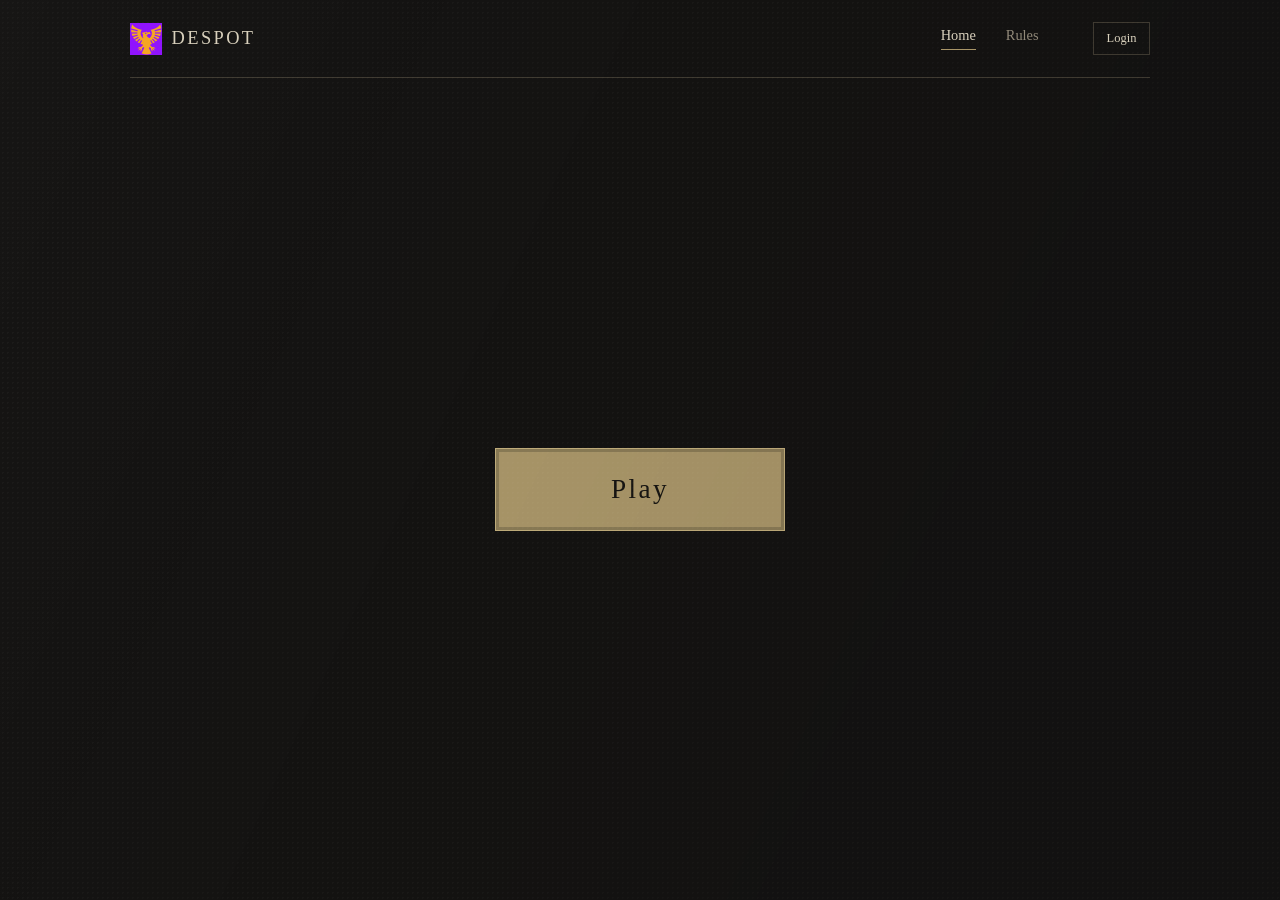
<file: index.html>
<!doctype html>
<html lang="en">
  <head>
    <meta charset="UTF-8" />
    <meta name="viewport" content="width=device-width, initial-scale=1.0" />
    <meta name="description" content="Despot, una demo web de videojuego." />
    <title>Despot | Demo</title>
    <link rel="preconnect" href="https://fonts.googleapis.com" />
    <link rel="preconnect" href="https://fonts.gstatic.com" crossorigin />
    <link
      href="https://fonts.googleapis.com/css2?family=IM+Fell+English:ital@0;1&family=IM+Fell+English+SC&family=UnifrakturCook:wght@700&display=swap"
      rel="stylesheet"
    />
    <link rel="stylesheet" href="styles.css" />
  </head>
  <body>
    <div class="site-shell">
      <header class="site-header">
        <a class="brand" href="index.html" aria-label="Despot, home">
          <img class="brand-logo" src="images/logo.png" alt="" />
          <span>DESPOT</span>
        </a>

        <nav class="main-nav" aria-label="Main navigation">
          <a class="nav-link is-active" href="index.html">Home</a>
          <a class="nav-link" href="rules.html">Rules</a>
        </nav>

        <div class="header-account">
          <span class="status-dot hidden" id="account-status" aria-hidden="true"></span>
          <span class="hidden" id="account-label"></span>
          <button class="button button-small button-outline" id="login-button" type="button">
            Login
          </button>
          <button class="button button-small button-outline hidden" id="logout-button" type="button">
            Logout
          </button>
        </div>
      </header>

      <main>
        <section class="page-view" id="home-page">
          <div class="hero-copy">
            <div class="hero-actions">
              <button class="button button-primary button-play" id="play-button" type="button">
                <span>Play</span>
              </button>
            </div>
          </div>

        </section>
        <section class="game-view hidden" id="role-page" aria-labelledby="role-title">
          <h1 id="role-title">Choose your role</h1>
          <div class="role-options">
            <button class="role-button" type="button" data-role="attack">Attack</button>
            <button class="role-button" type="button" data-role="defense">Defense</button>
          </div>
        </section>
        <section class="game-view hidden" id="allocation-page" aria-labelledby="allocation-title">
          <h1 class="allocation-title" id="allocation-title">Allocate your forces: <strong id="points-remaining">7</strong></h1>
          <div class="dice-board" id="dice-board"></div>
          <button class="button button-primary battle-button" id="battle-button" type="button">Battle</button>
        </section>
        <section class="game-view hidden" id="round-page" aria-labelledby="round-title">
          <div class="round-symbols hidden" id="round-symbols" aria-label="Rounds won"></div>
          <h1 id="round-title">Round 1</h1>
        </section>
        <section class="game-view hidden" id="battle-page" aria-labelledby="battle-result">
          <div class="battle-side opponent-side">
            <div class="battle-dice" id="opponent-dice"></div>
          </div>
          <div class="battle-result" id="battle-result"></div>
          <div class="resolution-slider hidden" id="resolution-slider">
            <button class="resolution-slider-button" id="previous-resolution" type="button" aria-label="Previous allocation">‹</button>
            <span id="resolution-stage">Initial allocation</span>
            <button class="resolution-slider-button" id="next-resolution" type="button" aria-label="Next allocation">›</button>
          </div>
          <div class="battle-side">
            <div class="battle-dice" id="player-dice"></div>
          </div>
          <button class="button button-primary next-round-button hidden" id="next-round-button" type="button">Next round</button>
        </section>
        <section class="game-view hidden" id="match-result-page">
          <div class="match-result" id="match-result"></div>
        </section>

      </main>
    </div>

    <div class="modal-backdrop hidden" id="login-modal" role="presentation">
      <section class="login-modal" role="dialog" aria-modal="true" aria-label="Login">
        <button class="modal-close" id="modal-close" type="button" aria-label="Close login">×</button>
        <form id="login-form">
          <input id="username" name="username" type="text" placeholder="Username" autocomplete="username" maxlength="24" required />
          <p class="form-error hidden" id="form-error">Enter a valid username.</p>
          <button class="button button-primary submit-button" type="submit">Login</button>
        </form>
      </section>
    </div>

    <div class="toast hidden" id="toast" role="status"></div>
    <script src="script.js?v=10"></script>
  </body>
</html>
</file>
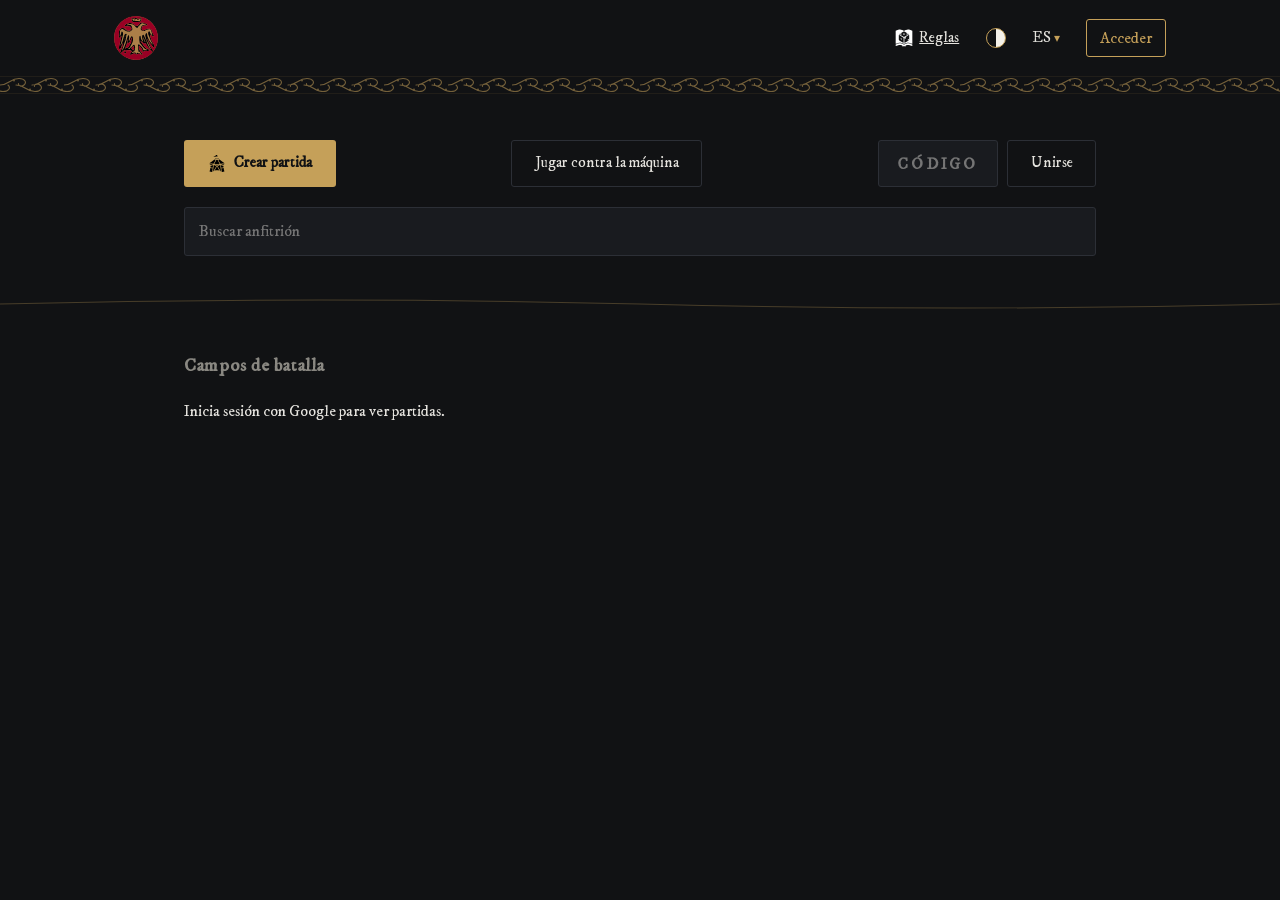
<file: pb_public/index.html>
<!DOCTYPE html>
<html lang="es" data-theme="dark">

<head>
    <meta charset="UTF-8">
    <meta name="viewport" content="width=device-width, initial-scale=1.0">
    <title>Despot</title>
    <link rel="icon" href="assets/icon/favicon.svg" type="image/svg+xml">
    <link rel="stylesheet" href="styles.css?v=13">
    <script src="pocketbase.umd.js"></script>
    <script src="auth.js?v=10" defer></script>
    <script src="game-engine.js" defer></script>
    <script src="app.js?v=18" defer></script>
</head>

<body>
    <a class="skip-link" href="#main-stage" data-i18n="skip">Saltar al contenido</a>

    <!-- comarca -->
    <header class="site-header">
        <button id="btn-home" class="logo-slot" title="Inicio" aria-label="Inicio" data-i18n-title="home" data-i18n-aria="home">
            <img src="assets/icon/logo.svg" alt="Despot">
        </button>

        <nav class="header-nav">
            <a class="nav-link nav-icon-link" href="rules.html"><img src="assets/icon/rules.svg" alt=""><span data-i18n="rules">Reglas</span></a>
            <button id="btn-theme" class="theme-btn" title="Cambiar tema" aria-label="Cambiar tema" data-i18n-title="theme" data-i18n-aria="theme"></button>
            <div class="lang-dropdown">
                <button id="btn-lang" class="nav-link lang-btn" type="button" aria-expanded="false"
                    title="Idioma" data-i18n-title="language" data-i18n-aria="language">ES</button>
                <ul id="lang-menu" class="lang-menu" hidden>
                    <li><button type="button" data-lang="ES">ES</button></li>
                    <li><button type="button" data-lang="EN">EN</button></li>
                    <li><button type="button" data-lang="IT">IT</button></li>
                </ul>
            </div>
            <div class="auth-dropdown">
                <button id="btn-auth" class="profile-button" type="button" title="Perfil" data-i18n="login">Acceder</button>
                <ul id="auth-menu" class="lang-menu auth-menu" hidden>
                    <li><a href="profile.html"><img src="assets/icon/profile.svg" alt=""><span data-i18n="profile">Perfil</span></a></li>
                    <li><button id="btn-logout" type="button"><img src="assets/icon/logout.svg" alt=""><span data-i18n="logout">Cerrar sesión</span></button></li>
                </ul>
            </div>
        </nav>
    </header>

    <!-- ricneau -->
    <svg class="rinceau-divider" width="100%" height="18" xmlns="http://www.w3.org/2000/svg" aria-hidden="true">
        <defs>
            <pattern id="gold-rinceau" x="0" y="0" width="64" height="18" patternUnits="userSpaceOnUse">
                <path d="M 0 9 C 9 9, 10 2.5, 19 2.5 C 25 2.5, 27 6.5, 24 9 C 21.5 11, 18 10, 18.5 7.5
                         M 16 9 C 25 9, 26 15.5, 35 15.5 C 41 15.5, 43 11.5, 40 9 C 37.5 7, 34 8, 34.5 10.5
                         M 32 9 C 41 9, 42 2.5, 51 2.5 C 57 2.5, 59 6.5, 56 9 C 53.5 11, 50 10, 50.5 7.5
                         M 48 9 C 57 9, 58 15.5, 67 15.5
                         M -16 9 C -7 9, -6 15.5, 3 15.5 C 9 15.5, 11 11.5, 8 9"
                    fill="none" stroke="currentColor" stroke-width="1.1" stroke-linecap="round"/>
                <circle cx="14" cy="4.5" r="0.9" fill="currentColor"/>
                <circle cx="30" cy="13.5" r="0.9" fill="currentColor"/>
                <circle cx="46" cy="4.5" r="0.9" fill="currentColor"/>
                <circle cx="62" cy="13.5" r="0.9" fill="currentColor"/>
            </pattern>
        </defs>
        <line x1="0" y1="0.5" x2="100%" y2="0.5" stroke="currentColor" stroke-opacity="0.22" stroke-width="0.75"/>
        <rect x="0" y="0" width="100%" height="18" fill="url(#gold-rinceau)"/>
        <line x1="0" y1="17.5" x2="100%" y2="17.5" stroke="currentColor" stroke-opacity="0.22" stroke-width="0.75"/>
    </svg>

    <!-- contenido -->
    <main id="main-stage" class="main-stage" tabindex="-1">

        <!-- lobbies aipac -->
        <section id="view-lobby" class="view active">
            <div class="lobby-actions">
                <button id="btn-create-match" class="btn-solid icon-button"><img src="assets/icon/lobby.svg" alt=""><span data-i18n="createMatch">Crear partida</span></button>
                <button id="btn-play-bot" class="btn-outline" type="button" data-i18n="playBot">Jugar contra la máquina</button>
                <div class="join-box">
                    <input type="text" id="input-room-code" maxlength="4" placeholder="CÓDIGO" data-i18n-placeholder="code" aria-label="Código de sala" data-i18n-aria="roomCode" autocomplete="off">
                    <button id="btn-join-match" class="btn-outline" data-i18n="joinMatch">Unirse</button>
                </div>
            </div>

            <div class="match-filters">
                <input type="search" id="match-search" placeholder="Buscar anfitrión" data-i18n-placeholder="searchHost" aria-label="Buscar anfitrión" data-i18n-aria="searchHost">
            </div>

            <div class="rinceau-divider subtle" aria-hidden="true">
                <svg viewBox="0 0 600 24" preserveAspectRatio="none">
                    <path d="M0,12 Q150,4 300,12 T600,12" fill="none" stroke="currentColor" stroke-width="1" />
                </svg>
            </div>

            <div class="open-matches-block">
                <h2 data-i18n="openRooms">Campos de batalla</h2>
                <ul id="matches-list" class="matches-list">
                    <li class="empty-msg">Buscando partidas disponibles...</li>
                </ul>
            </div>
        </section>

        <!-- tablas -->
        <section id="view-board" class="view">
            <!-- arbitro -->
            <div class="match-hud">
                <div class="score-pill">
                    <span data-i18n="attacker">Atacante</span>
                    <strong id="hud-att-score">0</strong>
                </div>
                <div class="round-center">
                    <span id="hud-room-code" class="room-tag">----</span>
                    <span id="hud-round-label">Ronda 1</span>
                    <div id="hud-timer" class="timer-display" role="status" aria-live="off">30s</div>
                </div>
                <div class="score-pill">
                    <span data-i18n="defender">Defensor</span>
                    <strong id="hud-def-score">0</strong>
                </div>
            </div>

            <!-- espera rival -->
            <div id="stage-waiting" class="board-substage hidden">
                <button id="btn-close-match" class="btn-outline close-match-button" type="button" data-i18n="closeMatch">Cerrar partida</button>
                <p><span data-i18n="shareCode">Comparte el código de sala:</span> <strong id="wait-code-display">----</strong></p>
                <div id="waiting-players" class="waiting-players"></div>
                <p id="waiting-message" class="muted" data-i18n="waitingOpponent">Esperando oponente...</p>
                <button id="btn-start-match" class="btn-solid hidden" type="button" data-i18n="startMatch">Iniciar partida</button>
            </div>

            <!-- rol -->
            <div id="stage-roles" class="board-substage hidden">
                <h3 data-i18n="chooseRole">Elige tu Rol</h3>
                <p id="role-coin-text" class="muted" data-i18n="roleCoinText">Si ambos eligen lo mismo, una moneda decidirá.</p>
                <div class="role-buttons">
                    <button class="btn-solid icon-button" data-role="ATT"><img src="assets/icon/attack.svg" alt=""><span data-i18n="attackerRole">Atacante (11 pts)</span></button>
                    <button class="btn-outline icon-button" data-role="DEF"><img src="assets/icon/defender.svg" alt=""><span data-i18n="defenderRole">Defensor (10 pts)</span></button>
                </div>
                <p id="role-status-msg" class="muted"></p>
            </div>

            <!-- combate -->
            <div id="stage-combat" class="board-substage hidden">
                <!-- pista ballestas -->
                <div id="ballesteros-banner" class="hint-banner hidden" aria-label="Pista de Ballesteros" data-i18n-aria="hint">
                    <img id="ballesteros-icon" src="assets/icon/balestra.svg" alt="">
                </div>

                <div class="army-row opponent-row">
                    <div class="section-slot">
                        <span class="die-face"><img class="die-box opp-die" id="opp-die-0" src="assets/r_dice/r1.svg" alt="Dado rival" data-i18n-alt="opponentDie"><span class="die-effects"></span></span>
                    </div>
                    <div class="section-slot">
                        <span class="die-face"><img class="die-box opp-die" id="opp-die-1" src="assets/r_dice/r1.svg" alt="Dado rival" data-i18n-alt="opponentDie"><span class="die-effects"></span></span>
                    </div>
                    <div class="section-slot">
                        <span class="die-face"><img class="die-box opp-die" id="opp-die-2" src="assets/r_dice/r1.svg" alt="Dado rival" data-i18n-alt="opponentDie"><span class="die-effects"></span></span>
                    </div>
                </div>

                <div class="clash-row" aria-hidden="true"></div>

                <div class="army-row player-row">
                    <div class="section-slot">
                        <div class="die-control">
                            <button class="step-btn" data-idx="0" data-delta="1" aria-label="Aumentar dado" data-i18n-aria="increaseDice"><img src="assets/icon/arrow_up.svg" alt=""></button>
                            <span class="die-face"><img class="die-box player-die" id="my-die-0" src="assets/b_dice/b1.svg" alt="Dado propio" data-i18n-alt="myDie"><span class="die-effects"></span></span>
                            <button class="step-btn" data-idx="0" data-delta="-1" aria-label="Reducir dado" data-i18n-aria="decreaseDice"><img src="assets/icon/arrow_down.svg" alt=""></button>
                        </div>
                    </div>
                    <div class="section-slot">
                        <div class="die-control">
                            <button class="step-btn" data-idx="1" data-delta="1" aria-label="Aumentar dado" data-i18n-aria="increaseDice"><img src="assets/icon/arrow_up.svg" alt=""></button>
                            <span class="die-face"><img class="die-box player-die" id="my-die-1" src="assets/b_dice/b1.svg" alt="Dado propio" data-i18n-alt="myDie"><span class="die-effects"></span></span>
                            <button class="step-btn" data-idx="1" data-delta="-1" aria-label="Reducir dado" data-i18n-aria="decreaseDice"><img src="assets/icon/arrow_down.svg" alt=""></button>
                        </div>
                    </div>
                    <div class="section-slot">
                        <div class="die-control">
                            <button class="step-btn" data-idx="2" data-delta="1" aria-label="Aumentar dado" data-i18n-aria="increaseDice"><img src="assets/icon/arrow_up.svg" alt=""></button>
                            <span class="die-face"><img class="die-box player-die" id="my-die-2" src="assets/b_dice/b1.svg" alt="Dado propio" data-i18n-alt="myDie"><span class="die-effects"></span></span>
                            <button class="step-btn" data-idx="2" data-delta="-1" aria-label="Reducir dado" data-i18n-aria="decreaseDice"><img src="assets/icon/arrow_down.svg" alt=""></button>
                        </div>
                    </div>
                </div>

                <div class="command-bar">
                    <div class="budget-info">
                        <span><span data-i18n="points">Puntos</span>: <strong id="points-used">3</strong> / <span id="points-max">11</span></span>
                        <span id="constraint-badge" class="constraint-tag hidden"></span>
                    </div>
                    <button id="btn-lock-dice" class="btn-solid icon-button"><img src="assets/icon/battle.svg" alt=""><span data-i18n="lockDice">Lucha</span></button>
                </div>

                <button id="btn-return-home" class="btn-outline hidden" type="button" data-i18n="returnHome">Volver al inicio</button>
                <p id="elo-unrated" class="muted hidden" role="status"></p>
                <table id="match-results" class="match-results hidden">
                    <caption class="sr-only" data-i18n="matchResults">Resultados de las rondas</caption>
                    <tbody></tbody>
                </table>
            </div>
        </section>

    </main>

    <div id="create-match-modal" class="modal hidden" role="dialog" aria-modal="true"
        aria-labelledby="create-match-title">
        <div class="modal-card">
            <div class="modal-heading">
                <h2 id="create-match-title" data-i18n="createMatchTitle">Crear partida</h2>
                <button id="btn-close-create-match" class="modal-close" type="button"
                    aria-label="Cerrar" data-i18n-aria="close">×</button>
            </div>
            <label class="switch-row">
                <input id="private-match" type="checkbox">
                <span data-i18n="privateMatch">Partida privada</span>
            </label>
            <label id="pin-row" class="pin-row hidden">
                <span>PIN</span>
                <input id="match-pin" type="password" inputmode="numeric" maxlength="8"
                    autocomplete="off" placeholder="4-8 dígitos" data-i18n-placeholder="pinPlaceholder">
            </label>
            <button id="btn-start-created-match" class="btn-solid" type="button" data-i18n="createRoom">Crear sala</button>
        </div>
    </div>
    <div id="join-private-modal" class="modal hidden" role="dialog" aria-modal="true"
        aria-labelledby="join-private-title">
        <div class="modal-card">
            <div class="modal-heading">
                <h2 id="join-private-title" data-i18n="joinPrivateTitle">Unirse con PIN</h2>
                <button id="btn-close-join-private" class="modal-close" type="button" aria-label="Cerrar" data-i18n-aria="close">×</button>
            </div>
            <label class="pin-row">
                <span>PIN</span>
                <input id="join-match-pin" type="password" inputmode="numeric" maxlength="8"
                    autocomplete="off" placeholder="4-8 dígitos" data-i18n-placeholder="pinPlaceholder">
            </label>
            <button id="btn-confirm-private-join" class="btn-solid" type="button" data-i18n="joinMatch">Unirse</button>
        </div>
    </div>
    <div id="toast-stack" class="toast-stack" aria-live="polite" aria-label="Mensajes" data-i18n-aria="messages"></div>
</body>

</html>
</file>
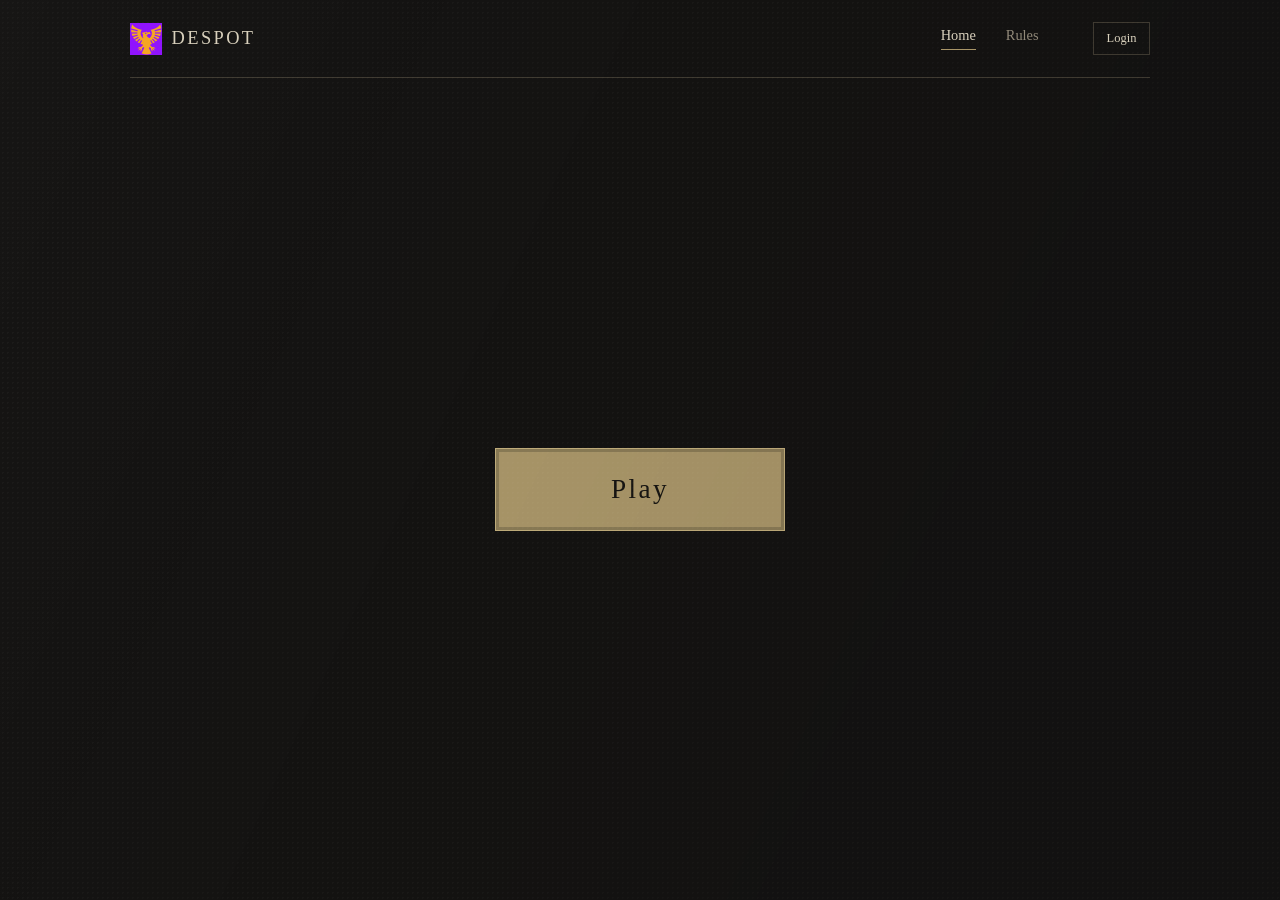
<file: pb_public/profile.html>
<!DOCTYPE html>
<html lang="es" data-theme="dark">

<head>
    <meta charset="UTF-8">
    <meta name="viewport" content="width=device-width, initial-scale=1.0">
    <title>Perfil | Despot</title>
    <link rel="icon" href="assets/icon/favicon.svg" type="image/svg+xml">
    <link rel="stylesheet" href="styles.css?v=13">
    <script src="pocketbase.umd.js"></script>
    <script src="auth.js?v=10" defer></script>
    <script src="profile.js?v=11" defer></script>
</head>

<body>
    <a class="skip-link" href="#main-stage" data-i18n="skip">Saltar al contenido</a>
    <header class="site-header">
        <a class="logo-slot" href="/" title="Inicio" aria-label="Inicio">
            <img src="assets/icon/logo.svg" alt="Despot">
        </a>
        <nav class="header-nav">
            <a class="nav-link nav-icon-link" href="rules.html"><img src="assets/icon/rules.svg" alt=""><span data-i18n="rules">Reglas</span></a>
            <button id="btn-theme" class="theme-btn" type="button" title="Cambiar tema" aria-label="Cambiar tema"></button>
            <div class="lang-dropdown">
                <button id="btn-lang" class="nav-link lang-btn" type="button" aria-expanded="false"
                    title="Idioma">ES</button>
                <ul id="lang-menu" class="lang-menu" hidden>
                    <li><button type="button" data-lang="ES">ES</button></li>
                    <li><button type="button" data-lang="EN">EN</button></li>
                    <li><button type="button" data-lang="IT">IT</button></li>
                </ul>
            </div>
            <div class="auth-dropdown">
                <button id="btn-auth" class="profile-button is-avatar" type="button" title="Perfil" aria-label="Perfil">
                    <img id="header-avatar" src="assets/profile/prof01.svg" alt="">
                </button>
                <ul id="auth-menu" class="lang-menu auth-menu" hidden>
                    <li><a href="profile.html"><img src="assets/icon/profile.svg" alt=""><span data-i18n="profile">Perfil</span></a></li>
                    <li><button id="btn-logout" type="button"><img src="assets/icon/logout.svg" alt=""><span data-i18n="logout">Cerrar sesión</span></button></li>
                </ul>
            </div>
        </nav>
    </header>

    <svg class="rinceau-divider" width="100%" height="18" xmlns="http://www.w3.org/2000/svg" aria-hidden="true">
        <defs>
            <pattern id="gold-rinceau" x="0" y="0" width="64" height="18" patternUnits="userSpaceOnUse">
                <path d="M 0 9 C 9 9, 10 2.5, 19 2.5 C 25 2.5, 27 6.5, 24 9 C 21.5 11, 18 10, 18.5 7.5
                         M 16 9 C 25 9, 26 15.5, 35 15.5 C 41 15.5, 43 11.5, 40 9 C 37.5 7, 34 8, 34.5 10.5
                         M 32 9 C 41 9, 42 2.5, 51 2.5 C 57 2.5, 59 6.5, 56 9 C 53.5 11, 50 10, 50.5 7.5
                         M 48 9 C 57 9, 58 15.5, 67 15.5
                         M -16 9 C -7 9, -6 15.5, 3 15.5 C 9 15.5, 11 11.5, 8 9"
                    fill="none" stroke="currentColor" stroke-width="1.1" stroke-linecap="round"/>
                <circle cx="14" cy="4.5" r="0.9" fill="currentColor"/>
                <circle cx="30" cy="13.5" r="0.9" fill="currentColor"/>
                <circle cx="46" cy="4.5" r="0.9" fill="currentColor"/>
                <circle cx="62" cy="13.5" r="0.9" fill="currentColor"/>
            </pattern>
        </defs>
        <line x1="0" y1="0.5" x2="100%" y2="0.5" stroke="currentColor" stroke-opacity="0.22" stroke-width="0.75"/>
        <rect x="0" y="0" width="100%" height="18" fill="url(#gold-rinceau)"/>
        <line x1="0" y1="17.5" x2="100%" y2="17.5" stroke="currentColor" stroke-opacity="0.22" stroke-width="0.75"/>
    </svg>

    <main id="main-stage" class="main-stage profile-page" tabindex="-1">
        <section class="profile-card" aria-labelledby="profile-title">
            <h1 id="profile-title" data-i18n="profile">Perfil</h1>
            <button id="btn-change-avatar" class="profile-avatar-trigger" type="button" title="Cambiar imagen de perfil" aria-label="Cambiar imagen de perfil">
                <img id="profile-avatar" class="profile-avatar" src="assets/profile/prof01.svg" alt="">
            </button>
            <p class="profile-elo">Elo: <strong id="profile-elo">—</strong></p>
            <label class="profile-field">
                <span data-i18n="username">Nombre de usuario</span>
                <input id="profile-username-input" type="text" maxlength="32" autocomplete="username">
            </label>
            <div class="profile-actions">
                <button id="btn-save-profile" class="btn-solid" type="button" data-i18n="save">Guardar</button>
                <button id="btn-delete-account" class="btn-danger" type="button" data-i18n="deleteAccount">Eliminar cuenta</button>
            </div>
            <details class="profile-history">
                <summary class="profile-section-title"><img class="section-icon" src="assets/icon/history.svg" alt=""><span data-i18n="history">Historial de partidas</span></summary>
                <ul id="match-history" class="match-history"></ul>
            </details>
        </section>
    </main>
    <div id="avatar-modal" class="modal hidden" role="dialog" aria-modal="true" aria-labelledby="avatar-title">
        <div class="modal-card">
            <div class="modal-heading">
                <h2 id="avatar-title" data-i18n="chooseAvatar">Elige tu imagen</h2>
                <button id="btn-close-avatar" class="modal-close" type="button" aria-label="Cerrar">×</button>
            </div>
            <div id="profile-avatar-grid" class="profile-avatar-grid" role="group" aria-label="Elige tu imagen"></div>
        </div>
    </div>
    <div id="delete-account-modal" class="modal hidden" role="dialog" aria-modal="true"
        aria-labelledby="delete-account-title">
        <div class="modal-card">
            <div class="modal-heading">
                <h2 id="delete-account-title" data-i18n="deleteTitle">Eliminar cuenta</h2>
                <button id="btn-close-delete-account" class="modal-close" type="button" aria-label="Cerrar">×</button>
            </div>
            <p data-i18n="deleteWarning">Esta acción eliminará tu cuenta y no se puede deshacer.</p>
            <div class="profile-actions">
                <button id="btn-confirm-delete" class="btn-danger" type="button" data-i18n="confirmDelete">Eliminar</button>
                <button id="btn-cancel-delete" class="btn-outline" type="button" data-i18n="cancel">Cancelar</button>
            </div>
        </div>
    </div>
    <div id="toast-stack" class="toast-stack" aria-live="polite" aria-label="Mensajes"></div>
</body>

</html>
</file>
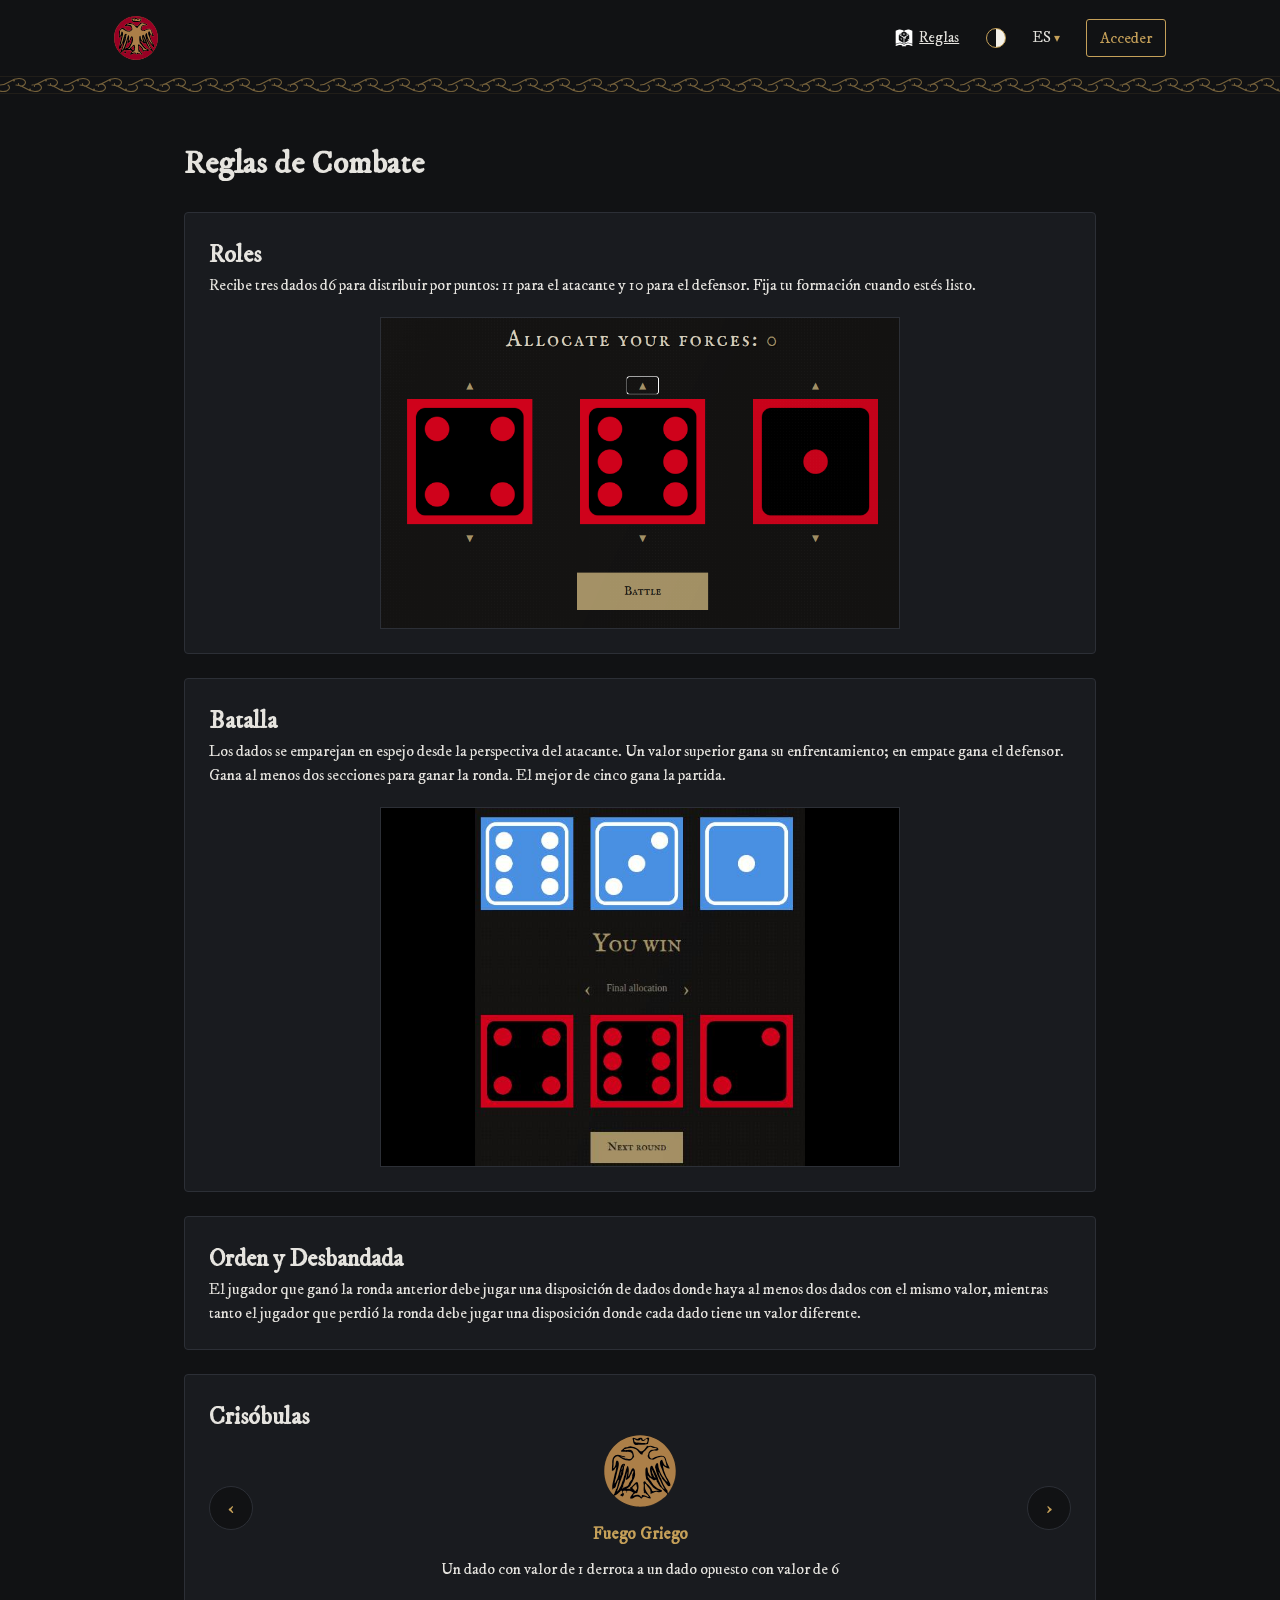
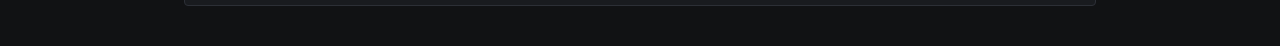
<file: pb_public/rules.html>
<!DOCTYPE html>
<html lang="es" data-theme="dark">
<head>
    <meta charset="UTF-8">
    <meta name="viewport" content="width=device-width, initial-scale=1.0">
    <title>Reglas | Despot</title>
    <link rel="icon" href="assets/icon/favicon.svg" type="image/svg+xml">
    <link rel="stylesheet" href="styles.css?v=13">
    <script src="pocketbase.umd.js"></script>
    <script src="auth.js?v=10" defer></script>
    <script src="rules.js?v=10" defer></script>
</head>
<body>
    <a class="skip-link" href="#main-stage" data-i18n="skip">Saltar al contenido</a>
    <header class="site-header">
        <a class="logo-slot" href="/" title="Inicio" aria-label="Inicio"><img src="assets/icon/logo.svg" alt="Despot"></a>
        <nav class="header-nav">
            <a class="nav-link nav-icon-link active" href="rules.html"><img src="assets/icon/rules.svg" alt=""><span data-i18n="rules">Reglas</span></a>
            <button id="btn-theme" class="theme-btn" type="button" title="Cambiar tema" aria-label="Cambiar tema"></button>
            <div class="lang-dropdown">
                <button id="btn-lang" class="nav-link lang-btn" type="button" aria-expanded="false" title="Idioma">ES</button>
                <ul id="lang-menu" class="lang-menu" hidden>
                    <li><button type="button" data-lang="ES">ES</button></li>
                    <li><button type="button" data-lang="EN">EN</button></li>
                    <li><button type="button" data-lang="IT">IT</button></li>
                </ul>
            </div>
            <div class="auth-dropdown">
                <button id="btn-auth" class="profile-button" type="button" title="Perfil">Acceder</button>
                <ul id="auth-menu" class="lang-menu auth-menu" hidden>
                    <li><a href="profile.html"><img src="assets/icon/profile.svg" alt=""><span data-i18n="profile">Perfil</span></a></li>
                    <li><button id="btn-logout" type="button"><img src="assets/icon/logout.svg" alt=""><span data-i18n="logout">Cerrar sesión</span></button></li>
                </ul>
            </div>
        </nav>
    </header>
    <svg class="rinceau-divider" width="100%" height="18" xmlns="http://www.w3.org/2000/svg" aria-hidden="true">
        <defs>
            <pattern id="gold-rinceau" x="0" y="0" width="64" height="18" patternUnits="userSpaceOnUse">
                <path d="M 0 9 C 9 9, 10 2.5, 19 2.5 C 25 2.5, 27 6.5, 24 9 C 21.5 11, 18 10, 18.5 7.5
                         M 16 9 C 25 9, 26 15.5, 35 15.5 C 41 15.5, 43 11.5, 40 9 C 37.5 7, 34 8, 34.5 10.5
                         M 32 9 C 41 9, 42 2.5, 51 2.5 C 57 2.5, 59 6.5, 56 9 C 53.5 11, 50 10, 50.5 7.5
                         M 48 9 C 57 9, 58 15.5, 67 15.5
                         M -16 9 C -7 9, -6 15.5, 3 15.5 C 9 15.5, 11 11.5, 8 9"
                    fill="none" stroke="currentColor" stroke-width="1.1" stroke-linecap="round"/>
                <circle cx="14" cy="4.5" r="0.9" fill="currentColor"/>
                <circle cx="30" cy="13.5" r="0.9" fill="currentColor"/>
                <circle cx="46" cy="4.5" r="0.9" fill="currentColor"/>
                <circle cx="62" cy="13.5" r="0.9" fill="currentColor"/>
            </pattern>
        </defs>
        <line x1="0" y1="0.5" x2="100%" y2="0.5" stroke="currentColor" stroke-opacity="0.22" stroke-width="0.75"/>
        <rect x="0" y="0" width="100%" height="18" fill="url(#gold-rinceau)"/>
        <line x1="0" y1="17.5" x2="100%" y2="17.5" stroke="currentColor" stroke-opacity="0.22" stroke-width="0.75"/>
    </svg>
    <main id="main-stage" class="main-stage rules-page" tabindex="-1">
        <h1 data-i18n="title">Reglas de Combate</h1>
        <div class="rules-grid">
            <article>
                <h2 data-i18n="rolesTitle">Roles y presupuesto</h2>
                <p data-i18n="rolesText">El Atacante reparte hasta 11 puntos en tres dados. El Defensor reparte hasta 10 puntos y gana los empates de sección.</p>
                <img src="assets/manual/m_roles" alt="Roles y formación" data-i18n-alt="rolesImage" class="rules-figure">
            </article>
            <article>
                <h2 data-i18n="battleTitle">Combate y formación</h2>
                <p data-i18n="battleText">Los dados se enfrentan en espejo de vanguardia a retaguardia. Se necesitan al menos dos secciones para ganar la ronda.</p>
                <img src="assets/manual/m_battle.jpg" alt="Combate en espejo" data-i18n-alt="battleImage" class="rules-figure">
            </article>
            <article>
                <h2 data-i18n="orderTitle">Orden y Desbandada</h2>
                <p data-i18n="orderText">El jugador que ganó la ronda anterior debe jugar una disposición de dados donde haya al menos dos dados con el mismo valor, mientras tanto el jugador que perdió la ronda debe jugar una disposición donde cada dado tiene un valor diferente.</p>
            </article>
            <article>
                <h2 data-i18n="wildcardsTitle">Las cinco crisóbulas</h2>
                <div id="wildcard-carousel" class="wildcard-carousel" aria-live="polite">
                    <button id="wildcard-prev" class="carousel-arrow" type="button" aria-label="Anterior">‹</button>
                    <div class="wildcard-slide">
                        <img id="wildcard-icon" src="assets/icon/fire.svg" alt="">
                        <h3 id="wildcard-name">Fuego Griego</h3>
                        <p id="wildcard-text">Un dado con valor de 1 derrota a un dado opuesto con valor de 6.</p>
                    </div>
                    <button id="wildcard-next" class="carousel-arrow" type="button" aria-label="Siguiente">›</button>
                </div>
            </article>
        </div>
    </main>
    <div id="toast-stack" class="toast-stack" aria-live="polite"></div>
</body>
</html>
</file>
<file: styles.css>
:root {
  --stone: #171615;
  --stone-light: #211f1c;
  --ink: #d8d0bc;
  --muted: #918979;
  --gold: #a89568;
  --line: rgba(190, 177, 143, .25);
  --serif: "IM Fell English", Georgia, serif;
  --caps: "IM Fell English SC", Georgia, serif;
  --body: Georgia, "Times New Roman", serif;
}

* { box-sizing: border-box; }
html { scroll-behavior: smooth; }
body {
  background: #141312;
  color: var(--ink);
  font-family: var(--body);
  margin: 0;
  min-width: 320px;
}
body::before {
  background-image: linear-gradient(115deg, rgba(255,255,255,.025), transparent 35%, rgba(0,0,0,.08) 70%),
    radial-gradient(rgba(255,255,255,.035) 1px, transparent 1px);
  background-size: auto, 5px 5px;
  content: "";
  inset: 0;
  opacity: .7;
  pointer-events: none;
  position: fixed;
}
button, input { font: inherit; }
button, a { -webkit-tap-highlight-color: transparent; }
a { color: inherit; text-decoration: none; }
.site-shell { margin: auto; max-width: 1200px; min-height: 100vh; padding: 0 7vw; }
.site-header { align-items: center; border-bottom: 1px solid var(--line); display: flex; height: 78px; justify-content: space-between; position: relative; z-index: 2; }
.brand { align-items: center; display: flex; font-family: var(--caps); font-size: 1.15rem; letter-spacing: .13em; }
.brand-logo { height: 32px; margin-right: 10px; object-fit: contain; width: 32px; }
.main-nav { display: flex; gap: 30px; margin-left: auto; margin-right: 42px; }
.nav-link { color: var(--muted); font-family: var(--body); font-size: .9rem; transition: color .2s; }
.nav-link:hover, .nav-link.is-active { color: var(--ink); }
.nav-link.is-active { border-bottom: 1px solid var(--gold); padding-bottom: 5px; }
.header-account { align-items: center; color: var(--muted); display: flex; font-family: var(--body); font-size: .78rem; gap: 10px; }
.status-dot { background: var(--gold); border-radius: 50%; display: inline-block; height: 5px; width: 5px; }
.button { border: 0; cursor: pointer; transition: background .2s, border-color .2s, color .2s, transform .2s; }
.button:hover { transform: translateY(-2px); }
.button-small { font-family: var(--body); font-size: .78rem; margin-left: 12px; padding: 8px 13px; }
.button-outline { background: transparent; border: 1px solid var(--line); color: var(--ink); }
.button-outline:hover { border-color: var(--gold); color: var(--gold); }
.button-primary { background: var(--gold); color: #171512; }
.button-primary:hover { background: #b7a577; }
.hidden { display: none !important; }
.page-view { min-height: calc(100vh - 78px); }
.hero-copy { align-items: center; display: flex; flex-direction: column; justify-content: center; min-height: calc(100vh - 78px); text-align: center; }
.eyebrow { color: var(--gold); font-family: var(--caps); font-size: .85rem; letter-spacing: .12em; margin: 0 0 25px; }
h1, h2 { font-family: var(--caps); font-weight: 400; letter-spacing: .08em; line-height: .95; margin: 0; }
h1 { color: var(--ink); font-size: clamp(4.5rem, 12vw, 9.5rem); text-shadow: 2px 2px 0 #0c0b0a; }
h2 { font-size: clamp(3.2rem, 7vw, 6rem); }
.hero-actions { display: flex; justify-content: center; }
.button-play { border: 1px solid #c0ad7b; box-shadow: inset 0 0 0 3px rgba(30, 27, 21, .22); font-family: var(--caps); font-size: 1.7rem; letter-spacing: .09em; min-width: 290px; padding: 25px 48px; }
.game-view { align-items: center; display: flex; flex-direction: column; justify-content: center; min-height: calc(100vh - 78px); text-align: center; }
.game-view h1 { font-size: clamp(2.4rem, 6vw, 5rem); }
.allocation-title { font-size: clamp(1.45rem, 3vw, 2.4rem) !important; }
.allocation-title strong { color: var(--gold); font-weight: 400; }
.round-symbols { display: flex; gap: 8px; margin-bottom: 25px; }
.round-symbols img { height: 28px; object-fit: contain; width: 28px; }
.role-options { display: flex; gap: 24px; margin-top: 45px; }
.role-button { background: transparent; border: 1px solid var(--gold); color: var(--ink); cursor: pointer; font-family: var(--caps); font-size: 1.5rem; min-width: 180px; padding: 20px; transition: background .35s ease, border-color .35s ease, color .35s ease, transform .35s ease; }
.role-button[data-role="attack"]:hover { background: rgba(130, 45, 45, .35); border-color: #9c5e5e; color: #d7a4a0; transform: translateY(-2px); }
.role-button[data-role="defense"]:hover { background: rgba(47, 76, 105, .4); border-color: #6f91b2; color: #b7cde0; transform: translateY(-2px); }
.dice-board { align-items: end; display: flex; gap: clamp(20px, 7vw, 80px); justify-content: center; margin: 45px 0; }
.die-control { align-items: center; display: flex; flex-direction: column; gap: 10px; }
.die-adjust { background: transparent; border: 0; color: var(--gold); cursor: pointer; font-size: 1.25rem; line-height: 1; padding: 3px 15px; }
.die-adjust:hover { color: var(--ink); }
.die-image { height: clamp(130px, 18vw, 210px); object-fit: contain; width: clamp(130px, 18vw, 210px); }
.die-slide-up { animation: die-slide-up .35s ease both; }
.die-slide-down { animation: die-slide-down .35s ease both; }
@keyframes die-slide-up { from { opacity: .35; transform: translateY(18px); } to { opacity: 1; transform: translateY(0); } }
@keyframes die-slide-down { from { opacity: .35; transform: translateY(-18px); } to { opacity: 1; transform: translateY(0); } }
.battle-button { background: var(--gold); font-family: var(--caps); font-size: 1.3rem; min-width: 220px; padding: 18px 30px; transition: background .35s ease, color .35s ease, transform .35s ease, box-shadow .35s ease; }
.battle-button:hover { background: var(--stone); box-shadow: 0 0 0 1px var(--gold); color: var(--gold); transform: scale(1.06); }
#battle-page { gap: 22px; }
.battle-side { align-items: center; display: flex; flex-direction: column; gap: 8px; }
.side-label { color: var(--muted); font-family: var(--caps); font-size: .9rem; margin: 0; }
.battle-dice { display: flex; gap: 24px; justify-content: center; }
.opponent-side .battle-dice { flex-direction: row; }
.battle-die { align-items: center; display: flex; position: relative; }
.battle-die > img:first-child { height: clamp(85px, 11vw, 130px); object-fit: contain; width: clamp(85px, 11vw, 130px); }
.battle-die > img:first-child { animation: resolution-die-in .35s ease both; }
@keyframes resolution-die-in { from { opacity: .35; transform: translateY(10px); } to { opacity: 1; transform: translateY(0); } }
.battle-result { color: var(--gold); font-family: var(--caps); font-size: clamp(1.4rem, 3vw, 2.3rem); margin: 3px 0; }
.resolution-slider { align-items: center; color: var(--muted); display: flex; font-family: var(--body); font-size: .85rem; gap: 18px; }
.resolution-slider-button { background: transparent; border: 0; color: var(--gold); cursor: pointer; font-size: 1.8rem; line-height: 1; padding: 0 4px; }
.resolution-slider-button:hover { color: var(--ink); }
.next-round-button { font-family: var(--caps); margin-top: 12px; padding: 12px 24px; }
.match-result { align-items: center; display: flex; gap: 25px; font-family: var(--caps); font-size: clamp(2.4rem, 7vw, 6rem); }
.victory-mark { height: clamp(55px, 9vw, 100px); object-fit: contain; width: clamp(55px, 9vw, 100px); }
.victory-mark.inverted { transform: scaleX(-1); }
#round-page { animation: round-fade .85s ease both; }
@keyframes round-fade { from { opacity: 0; } 45% { opacity: .35; } to { opacity: 1; } }
.rules-page { padding: 13vh 0 60px; }
.basic-rules { margin: 0 auto; max-width: 920px; }
.basic-rule-list { display: grid; gap: 8px; }
.basic-rule { align-items: center; border-top: 1px solid var(--line); display: grid; gap: 28px; grid-template-columns: 1fr 180px; min-height: 125px; padding: 10px 0; }
.basic-rule-placeholder { align-items: center; border: 1px dashed var(--line); display: flex; height: 105px; justify-content: center; overflow: hidden; }
.basic-rule-placeholder img { display: block; height: 100%; object-fit: contain; width: 100%; }
.basic-rule p { color: var(--muted); font-size: .95rem; font-style: italic; line-height: 1.35; margin: 0; }
.rules-carousel { align-items: center; display: flex; gap: 28px; margin: 70px auto 28px; max-width: 860px; }
.rule-slide { align-items: center; background: rgba(31, 29, 26, .72); border: 1px solid var(--line); display: grid; gap: 55px; grid-template-columns: 1fr 1fr; min-height: 300px; padding: 25px; width: 100%; }
.rule-placeholder { align-items: center; border: 1px dashed var(--line); color: var(--muted); display: flex; font-family: var(--body); font-size: .9rem; font-style: italic; height: 245px; justify-content: center; }
.rule-placeholder img { display: block; height: 100%; object-fit: contain; width: 100%; }
.rule-copy { padding-right: 20px; }
.rule-copy h2 { font-size: clamp(1.7rem, 3vw, 2.7rem); margin: 30px 0 16px; }
.rule-copy p { color: var(--muted); font-family: var(--body); font-size: 1rem; font-style: italic; line-height: 1.6; margin: 0; }
.carousel-button { background: transparent; border: 0; color: var(--gold); cursor: pointer; font-size: 3rem; line-height: 1; padding: 8px; }
.carousel-button:hover { color: var(--ink); }
.carousel-dots { display: flex; gap: 8px; justify-content: center; }
.carousel-dot { background: var(--line); border: 0; border-radius: 50%; cursor: pointer; height: 7px; padding: 0; width: 7px; }
.carousel-dot.is-active { background: var(--gold); }
.modal-backdrop { align-items: center; background: rgba(8, 7, 6, .82); display: flex; inset: 0; justify-content: center; padding: 20px; position: fixed; z-index: 10; }
.login-modal { background: var(--stone-light); border: 1px solid var(--line); box-shadow: 0 15px 50px #080706; max-width: 330px; padding: 42px 28px 28px; position: relative; width: 100%; }
.modal-close { background: none; border: 0; color: var(--muted); cursor: pointer; font-size: 1.6rem; position: absolute; right: 16px; top: 10px; }
.modal-close:hover { color: var(--ink); }
.login-modal input { background: var(--stone); border: 1px solid var(--line); color: var(--ink); font-style: italic; outline: 0; padding: 13px; width: 100%; }
.login-modal input:focus { border-color: var(--gold); }
.form-error { color: #b78370; font-style: italic; font-size: .8rem; margin: 8px 0 0; }
.submit-button { font-family: var(--body); font-size: 1rem; margin-top: 16px; padding: 13px 18px; width: 100%; }
.toast { background: var(--gold); bottom: 25px; color: #171512; font-family: var(--caps); padding: 13px 18px; position: fixed; right: 25px; z-index: 20; }
@media (max-width: 650px) {
  .site-shell { padding: 0 24px; }
  .site-header { height: 70px; }
  .brand { font-size: .95rem; }
  .brand-logo { height: 27px; width: 27px; }
  .main-nav { gap: 16px; margin-right: 16px; }
  .nav-link { font-size: .76rem; }
  .header-account > .status-dot, .header-account > #account-label { display: none; }
  .button-small { margin-left: 0; padding: 7px 8px; }
  .hero-copy { min-height: calc(100vh - 70px); }
  .game-view { min-height: calc(100vh - 70px); }
  .role-options { flex-direction: column; gap: 12px; }
  .basic-rule { gap: 12px; grid-template-columns: 1fr 110px; min-height: 105px; padding: 8px 0; }
  .basic-rule-placeholder { height: 89px; }
  .rules-carousel { gap: 4px; margin-top: 45px; }
  .rule-slide { gap: 20px; grid-template-columns: 1fr; }
  .rule-placeholder { height: 150px; }
  .rule-copy { padding: 0 10px 10px; }
  .battle-dice { gap: 8px; }
  .match-result { gap: 10px; }
  .login-modal { padding: 34px 24px; }
}
</file>
<file: pb_public/styles.css>
:root[data-theme="dark"] {
    --bg: #111214;
    --surface: #191b1f;
    --text: #e6e4df;
    --muted: #8a8882;
    --accent: #c5a059;       
    --border: #2c2f36;
    --win: #5a9e6f;
    --loss: #b85450;
}

:root[data-theme="light"] {
    --bg: #f4f1ea;           
    --surface: #eae5d9;
    --text: #1c1b18;
    --muted: #69655c;
    --accent: #816022;
    --border: #d1cab9;
    --win: #2e7d47;
    --loss: #a63a37;
}

@font-face {
    font-family: "IM Fell DW Pica";
    src: url("assets/fonts/IMFellDWPica-Regular.ttf") format("truetype");
    font-style: normal;
    font-weight: 400;
    font-display: swap;
}

* {
    box-sizing: border-box;
    margin: 0;
    padding: 0;
}

body {
    background-color: var(--bg);
    color: var(--text);
    font-family: "IM Fell DW Pica", Georgia, serif;
    line-height: 1.5;
    min-height: 100vh;
    display: flex;
    flex-direction: column;
    transition: background-color 0.2s ease, color 0.2s ease;
}

button,
input,
select,
textarea {
    font: inherit;
}

.skip-link {
    position: absolute;
    left: -9999px;
    top: 0;
    z-index: 200;
}

.skip-link:focus {
    left: 1rem;
    top: 1rem;
    background: var(--bg);
    color: var(--text);
    border: 1px solid var(--accent);
    padding: 0.5rem 0.75rem;
}

:focus-visible {
    outline: 2px solid var(--accent);
    outline-offset: 3px;
}

@media (prefers-reduced-motion: reduce) {
    *,
    *::before,
    *::after {
        scroll-behavior: auto !important;
        transition: none !important;
        animation: none !important;
    }
}

/* la comarca */
.site-header {
    max-width: 1100px;
    width: 100%;
    margin: 0 auto;
    padding: 1rem 1.5rem;
    display: flex;
    justify-content: space-between;
    align-items: center;
}

.logo-slot {
    background: none;
    border: 0;
    color: var(--accent);
    width: 44px;
    height: 44px;
    padding: 0;
    cursor: pointer;
    transition: opacity 0.15s ease;
}

.logo-slot:hover {
    opacity: 0.8;
}

.logo-slot img { width: 44px; height: 44px; object-fit: contain; }

.header-nav {
    display: flex;
    gap: 1rem;
    align-items: center;
}

.nav-link {
    background: none;
    border: none;
    color: var(--text);
    font-size: 0.95rem;
    cursor: pointer;
    padding: 0.35rem 0.65rem;
    transition: color 0.2s ease;
}

.nav-link:hover {
    color: var(--accent);
}

.theme-btn {
    width: 20px;
    height: 20px;
    border-radius: 50%;
    border: 1px solid var(--accent);
    background: linear-gradient(90deg, #111214 50%, #f4f1ea 50%);
    cursor: pointer;
    transition: transform 0.25s ease;
}

:root[data-theme="light"] .theme-btn { transform: rotate(180deg); }

.lang-dropdown, .auth-dropdown { position: relative; }

.lang-btn::after { content: " ▾"; font-size: 0.8em; color: var(--accent); }

.lang-menu {
    position: absolute;
    top: calc(100% + 0.5rem);
    right: 0;
    list-style: none;
    background: var(--surface);
    border: 1px solid var(--border);
    min-width: 64px;
    z-index: 20;
}

.lang-menu button,
.auth-menu a {
    display: block;
    width: 100%;
    padding: 0.45rem 0.75rem;
    background: none;
    border: 0;
    color: var(--text);
    font-family: inherit;
    cursor: pointer;
    text-decoration: none;
}

.lang-menu button:hover,
.auth-menu a:hover { background: var(--bg); color: var(--accent); }

.auth-menu {
    min-width: max-content;
    text-align: left;
}

.auth-menu button { text-align: left; }

.nav-icon-link,
.auth-menu a,
.auth-menu button {
    display: flex;
    align-items: center;
    gap: 0.4rem;
}

.nav-icon-link img,
.auth-menu img {
    width: 1.1rem;
    height: 1.1rem;
    mix-blend-mode: screen;
}

:root[data-theme="light"] .nav-icon-link img,
:root[data-theme="light"] .auth-menu img {
    filter: invert(1);
    mix-blend-mode: multiply;
}

.profile-button {
    border: 1px solid var(--accent);
    border-radius: 3px;
    background: transparent;
    color: var(--accent);
    padding: 0.35rem 0.8rem;
    cursor: pointer;
}

.profile-button.is-avatar {
    width: 40px;
    height: 40px;
    border-radius: 50%;
    background: #000;
    overflow: hidden;
    padding: 3px;
}

.profile-button img {
    width: 100%;
    height: 100%;
    border-radius: 50%;
    object-fit: cover;
}

.waiting-players {
    display: flex;
    flex-wrap: wrap;
    justify-content: center;
    gap: 1.5rem;
    margin: 1rem 0;
}

.waiting-player {
    display: flex;
    align-items: center;
    gap: 0.6rem;
}

.waiting-player img {
    width: 40px;
    height: 40px;
    border: 1px solid var(--accent);
    border-radius: 50%;
    background: #000;
}

/* rinceau */

.rinceau-divider {
    width: 100vw;
    max-width: none;
    margin-left: calc(50% - 50vw);
    color: var(--accent);
    opacity: 0.55;
    height: 24px;
    padding: 0;
}

.rinceau-divider.subtle {
    opacity: 0.3;
    margin: 2.25rem 0;
    margin-left: calc(50% - 50vw);
    padding: 0;
}

.rinceau-divider svg {
    width: 100%;
    height: 100%;
    display: block;
}

/* main */
.main-stage {
    max-width: 960px;
    width: 100%;
    margin: 0 auto;
    padding: 2.5rem 1.5rem;
    flex: 1;
}

.view {
    display: none;
}

.view.active {
    display: block;
}

.hidden {
    display: none !important;
}

.toast-stack {
    position: fixed;
    right: 1rem;
    bottom: 1rem;
    z-index: 100;
    display: grid;
    gap: 0.75rem;
    width: min(380px, calc(100vw - 2rem));
}

.toast {
    display: grid;
    grid-template-columns: auto 1fr auto;
    align-items: start;
    gap: 0.75rem;
    background: var(--surface);
    border: 1px solid var(--border);
    border-left: 3px solid var(--accent);
    border-radius: 4px;
    box-shadow: 0 12px 30px rgba(0, 0, 0, 0.25);
    padding: 0.85rem;
}

.toast.error { border-left-color: var(--loss); }
.toast.success { border-left-color: var(--win); }

.toast-code {
    color: var(--muted);
    font-weight: 700;
}

.toast-close {
    background: none;
    border: 0;
    color: var(--text);
    cursor: pointer;
    font-size: 1.1rem;
}

.close-match-button {
    margin-bottom: 1rem;
}

.rules-page h1 {
    margin-bottom: 1.5rem;
}

.rules-figure {
    width: min(520px, 100%);
    max-height: 360px;
    object-fit: contain;
    display: block;
    margin: 1.25rem auto 0;
    border: 1px solid var(--border);
    background: #000;
}

.wildcard-carousel {
    display: grid;
    grid-template-columns: 44px 1fr 44px;
    align-items: center;
    gap: 1rem;
}

.wildcard-slide {
    text-align: center;
}

.wildcard-slide img {
    width: 72px;
    height: 72px;
    object-fit: contain;
}

.wildcard-slide h3 {
    margin: 0.5rem 0;
}

.carousel-arrow {
    width: 44px;
    height: 44px;
    border-radius: 50%;
    border: 1px solid var(--border);
    background: var(--bg);
    color: var(--accent);
    font-size: 1.5rem;
    cursor: pointer;
}

/* BOTONES BASE */
.btn-solid {
    background: var(--accent);
    color: var(--bg);
    border: none;
    padding: 0.75rem 1.5rem;
    font-weight: 600;
    font-size: 0.95rem;
    border-radius: 3px;
    cursor: pointer;
    transition: opacity 0.2s ease;
}

.btn-solid:hover:not(:disabled) {
    opacity: 0.9;
}

.btn-solid:disabled {
    opacity: 0.4;
    cursor: not-allowed;
}

.btn-outline {
    background: transparent;
    color: var(--text);
    border: 1px solid var(--border);
    padding: 0.7rem 1.4rem;
    font-size: 0.95rem;
    border-radius: 3px;
    cursor: pointer;
    transition: border-color 0.2s ease, color 0.2s ease;
}

.btn-outline:hover {
    border-color: var(--accent);
    color: var(--accent);
}

.icon-button {
    display: inline-flex;
    align-items: center;
    justify-content: center;
    gap: 0.45rem;
}

.icon-button img,
.section-icon {
    width: 1.15rem;
    height: 1.15rem;
    vertical-align: middle;
    mix-blend-mode: screen;
}

.section-icon { margin-right: 0.4rem; }

:root[data-theme="light"] .icon-button img,
:root[data-theme="light"] .section-icon,
:root[data-theme="dark"] .icon-button.btn-solid img {
    filter: invert(1);
    mix-blend-mode: multiply;
}

:root[data-theme="light"] .icon-button.btn-solid img {
    filter: none;
    mix-blend-mode: screen;
}

/* lobby */
.lobby-actions {
    display: flex;
    flex-wrap: wrap;
    gap: 1.5rem;
    align-items: center;
    justify-content: space-between;
}

.join-box {
    display: flex;
    gap: 0.6rem;
}

.join-box input {
    background: var(--surface);
    border: 1px solid var(--border);
    color: var(--text);
    padding: 0.65rem;
    width: 120px;
    text-align: center;
    text-transform: uppercase;
    letter-spacing: 0.18em;
    font-weight: 700;
    border-radius: 3px;
}

.join-box input:focus {
    outline: none;
    border-color: var(--accent);
}

.match-filters {
    margin-top: 1.25rem;
}

.match-filters input {
    width: 100%;
    background: var(--surface);
    border: 1px solid var(--border);
    color: var(--text);
    padding: 0.7rem 0.9rem;
    border-radius: 3px;
}

.modal {
    position: fixed;
    inset: 0;
    z-index: 50;
    display: grid;
    place-items: center;
    background: rgba(0, 0, 0, 0.72);
    padding: 1.25rem;
}

.modal-card {
    width: min(420px, 100%);
    background: var(--surface);
    border: 1px solid var(--border);
    border-radius: 4px;
    padding: 1.25rem;
    display: grid;
    gap: 1rem;
}

.modal-heading {
    display: flex;
    align-items: center;
    justify-content: space-between;
}

.modal-close {
    background: none;
    border: 0;
    color: var(--text);
    font-size: 1.5rem;
    cursor: pointer;
}

.switch-row,
.pin-row {
    display: flex;
    align-items: center;
    gap: 0.75rem;
}

.pin-row {
    align-items: flex-end;
}

.pin-row input {
    flex: 1;
    background: var(--bg);
    border: 1px solid var(--border);
    color: var(--text);
    padding: 0.65rem;
}

.profile-card {
    max-width: 640px;
    margin: 0 auto;
    border: 1px solid var(--border);
    background: var(--surface);
    border-radius: 4px;
    padding: 1.5rem;
    text-align: center;
}

.profile-page {
    padding-top: 1.5rem;
}

.profile-card h1 {
    color: var(--accent);
    font-size: 1.7rem;
    font-weight: 400;
}

.profile-section-title {
    margin-top: 1.5rem;
    color: var(--muted);
    font-size: 1rem;
    font-weight: 400;
}

.profile-avatar-trigger {
    display: block;
    margin: 0.75rem auto;
    padding: 0;
    border: 0;
    border-radius: 50%;
    background: transparent;
    cursor: pointer;
}

.profile-avatar {
    display: block;
    width: 112px;
    height: 112px;
    border-radius: 50%;
    border: 2px solid var(--accent);
    background: #000;
    object-fit: cover;
    padding: 5px;
}

.profile-elo {
    color: var(--muted);
}

.profile-avatar-grid {
    display: grid;
    grid-template-columns: repeat(auto-fit, 48px);
    justify-content: center;
    gap: 0.65rem;
    margin-top: 1.25rem;
}

#avatar-modal .modal-card {
    max-height: calc(100vh - 2.5rem);
    overflow-y: auto;
}

.profile-field {
    display: grid;
    gap: 0.45rem;
    margin: 1.25rem auto 0;
    max-width: 300px;
    text-align: left;
    color: var(--muted);
}

.profile-field input {
    width: 100%;
    background: var(--bg);
    border: 1px solid var(--border);
    color: var(--text);
    padding: 0.65rem 0.75rem;
    border-radius: 3px;
}

.profile-field input:focus {
    outline: none;
    border-color: var(--accent);
}

.profile-actions {
    display: flex;
    flex-wrap: wrap;
    justify-content: center;
    gap: 0.65rem;
    margin-top: 1.25rem;
}

.btn-danger {
    background: transparent;
    color: var(--loss);
    border: 1px solid var(--loss);
    padding: 0.7rem 1.4rem;
    border-radius: 3px;
    cursor: pointer;
}

.btn-danger:hover {
    background: var(--loss);
    color: var(--bg);
}

.match-history {
    list-style: none;
    display: grid;
    gap: 0.5rem;
    color: var(--muted);
    margin-top: 0.75rem;
}

.profile-history summary { cursor: pointer; }
.profile-history summary:hover { color: var(--accent); }

.profile-avatar-option {
    width: 48px;
    height: 48px;
    border: 1px solid var(--border);
    border-radius: 50%;
    background: #000;
    padding: 3px;
    cursor: pointer;
}

.profile-avatar-option img {
    width: 100%;
    height: 100%;
    border-radius: 50%;
    object-fit: cover;
}

.profile-avatar-option.is-active,
.profile-avatar-option:hover {
    border-color: var(--accent);
}

.open-matches-block h2 {
    font-size: 1.15rem;
    font-weight: 600;
    letter-spacing: 0.04em;
    color: var(--muted);
}

.matches-list {
    list-style: none;
    margin-top: 1.25rem;
    display: grid;
    gap: 0.85rem;
}

.matches-list li {
    background: var(--surface);
    border: 1px solid var(--border);
    padding: 1rem 1.35rem;
    border-radius: 4px;
    display: flex;
    justify-content: space-between;
    align-items: center;
    gap: 1rem;
}

.match-host {
    display: flex;
    align-items: center;
    gap: 0.75rem;
    min-width: 0;
}

.match-host span {
    overflow-wrap: anywhere;
}

.match-host-avatar {
    width: 40px;
    height: 40px;
    flex: none;
    border-radius: 50%;
    object-fit: cover;
}

.empty-msg {
    color: var(--muted);
    justify-content: center !important;
    border-style: dashed !important;
}

/* board */
.match-hud {
    display: flex;
    justify-content: space-between;
    align-items: center;
    padding-bottom: 1.5rem;
    border-bottom: 1px solid var(--border);
    margin-bottom: 2rem;
}

.score-pill {
    display: flex;
    flex-direction: column;
    align-items: center;
    min-width: 80px;
}

.score-pill span {
    font-size: 0.8rem;
    text-transform: uppercase;
    letter-spacing: 0.08em;
    color: var(--muted);
}

.score-pill strong {
    font-size: 2rem;
    color: var(--accent);
    line-height: 1.2;
}

.round-center {
    text-align: center;
}

.room-tag {
    display: block;
    font-size: 0.75rem;
    color: var(--muted);
    letter-spacing: 0.18em;
    margin-bottom: 0.2rem;
}

.timer-display {
    font-size: 1.75rem;
    font-weight: 700;
    font-variant-numeric: tabular-nums;
    margin-top: 0.2rem;
}

.board-substage {
    text-align: center;
    padding: 2rem 0;
}

.role-buttons {
    display: flex;
    justify-content: center;
    gap: 1.5rem;
    margin-top: 1.75rem;
}

.hint-banner {
    margin-bottom: 1rem;
    display: inline-block;
    opacity: 0.7;
}

.hint-banner img {
    width: 24px;
    height: 24px;
    display: block;
    object-fit: contain;
}

.army-row {
    display: grid;
    grid-template-columns: repeat(3, 1fr);
    gap: 1.5rem;
    max-width: 540px;
    margin: 0 auto;
}

.section-slot {
    display: flex;
    flex-direction: column;
    align-items: center;
    gap: 0.6rem;
}

.die-box {
    width: 82px;
    height: 82px;
    border: 0;
    background: transparent;
    object-fit: contain;
    user-select: none;
    display: block;
}

.die-face {
    position: relative;
    display: inline-block;
    transition: transform 0.6s ease;
}

.die-effects {
    position: absolute;
    left: 50%;
    display: flex;
    gap: 2px;
    transform: translateX(-50%);
    pointer-events: none;
}

.opponent-row .die-effects { bottom: calc(100% + 2px); }
.player-row .die-effects { top: calc(100% + 2px); }

.effect-icon {
    display: inline-block;
    width: 21px;
    height: 21px;
    object-fit: contain;
    vertical-align: middle;
}

.timer-display .effect-icon,
.match-results .effect-icon {
    margin-left: 0.3rem;
}

.round-revealed .step-btn {
    visibility: hidden;
}

.player-die {
    border-color: var(--accent);
}

.die-control {
    display: flex;
    flex-direction: column;
    align-items: center;
    gap: 0.4rem;
}

.step-btn {
    width: 48px;
    height: 28px;
    background: transparent;
    border: 0;
    cursor: pointer;
    padding: 2px;
    transition: opacity 0.15s ease, transform 0.15s ease;
}

.step-btn:hover {
    opacity: 0.75;
}

.step-btn:active { transform: scale(0.94); }

.step-btn img {
    width: 100%;
    height: 100%;
    object-fit: contain;
}

:root[data-theme="light"] .step-btn img {
    filter: brightness(0);
}

.clash-row {
    display: grid;
    grid-template-columns: repeat(3, 1fr);
    gap: 1.5rem;
    max-width: 540px;
    height: 3rem;
    margin: 1.5rem auto;
}

.die-face.clash-winner {
    transform: translateY(var(--clash-shift));
    transition: transform 0.6s ease;
}

.command-bar {
    margin-top: 2.25rem;
    display: flex;
    flex-direction: column;
    align-items: center;
    gap: 1.1rem;
}

.budget-info {
    display: flex;
    gap: 1.5rem;
    align-items: center;
}

.constraint-tag {
    font-size: 0.85rem;
    padding: 0.3rem 0.75rem;
    background: var(--surface);
    border: 1px solid var(--border);
    border-radius: 3px;
}

.timer-display.match-result {
    font-size: 2rem;
    color: var(--accent);
}

#btn-return-home {
    margin-top: 1rem;
}

.match-results {
    margin: 1rem auto 0;
    border-spacing: 1rem 0.35rem;
    font-variant-numeric: tabular-nums;
}

.sr-only {
    position: absolute;
    width: 1px;
    height: 1px;
    padding: 0;
    margin: -1px;
    overflow: hidden;
    clip: rect(0, 0, 0, 0);
    white-space: nowrap;
    border: 0;
}
/* reglas y perfil */
.rules-grid {
    display: grid;
    gap: 1.5rem;
    margin-top: 1.5rem;
}

.rules-grid article {
    background: var(--surface);
    border: 1px solid var(--border);
    padding: 1.5rem;
    border-radius: 4px;
}

.rules-grid h3 {
    color: var(--accent);
    margin-bottom: 0.6rem;
    font-size: 1.05rem;
}

.rules-grid ul {
    margin-left: 1.25rem;
    margin-top: 0.6rem;
    display: flex;
    flex-direction: column;
    gap: 0.45rem;
}

.muted {
    color: var(--muted);
    margin-top: 0.5rem;
}

@media (max-width: 600px) {
    .site-header {
        padding: 0.85rem 1rem;
    }

    .header-nav {
        gap: 0.65rem;
    }

    .nav-link {
        font-size: 1rem;
    }

    .army-row,
    .clash-row {
        gap: 0.75rem;
    }

    .die-box {
        width: 64px;
        height: 64px;
        font-size: 1.75rem;
    }

    .lobby-actions {
        flex-direction: column;
        align-items: stretch;
    }
}
</file>
